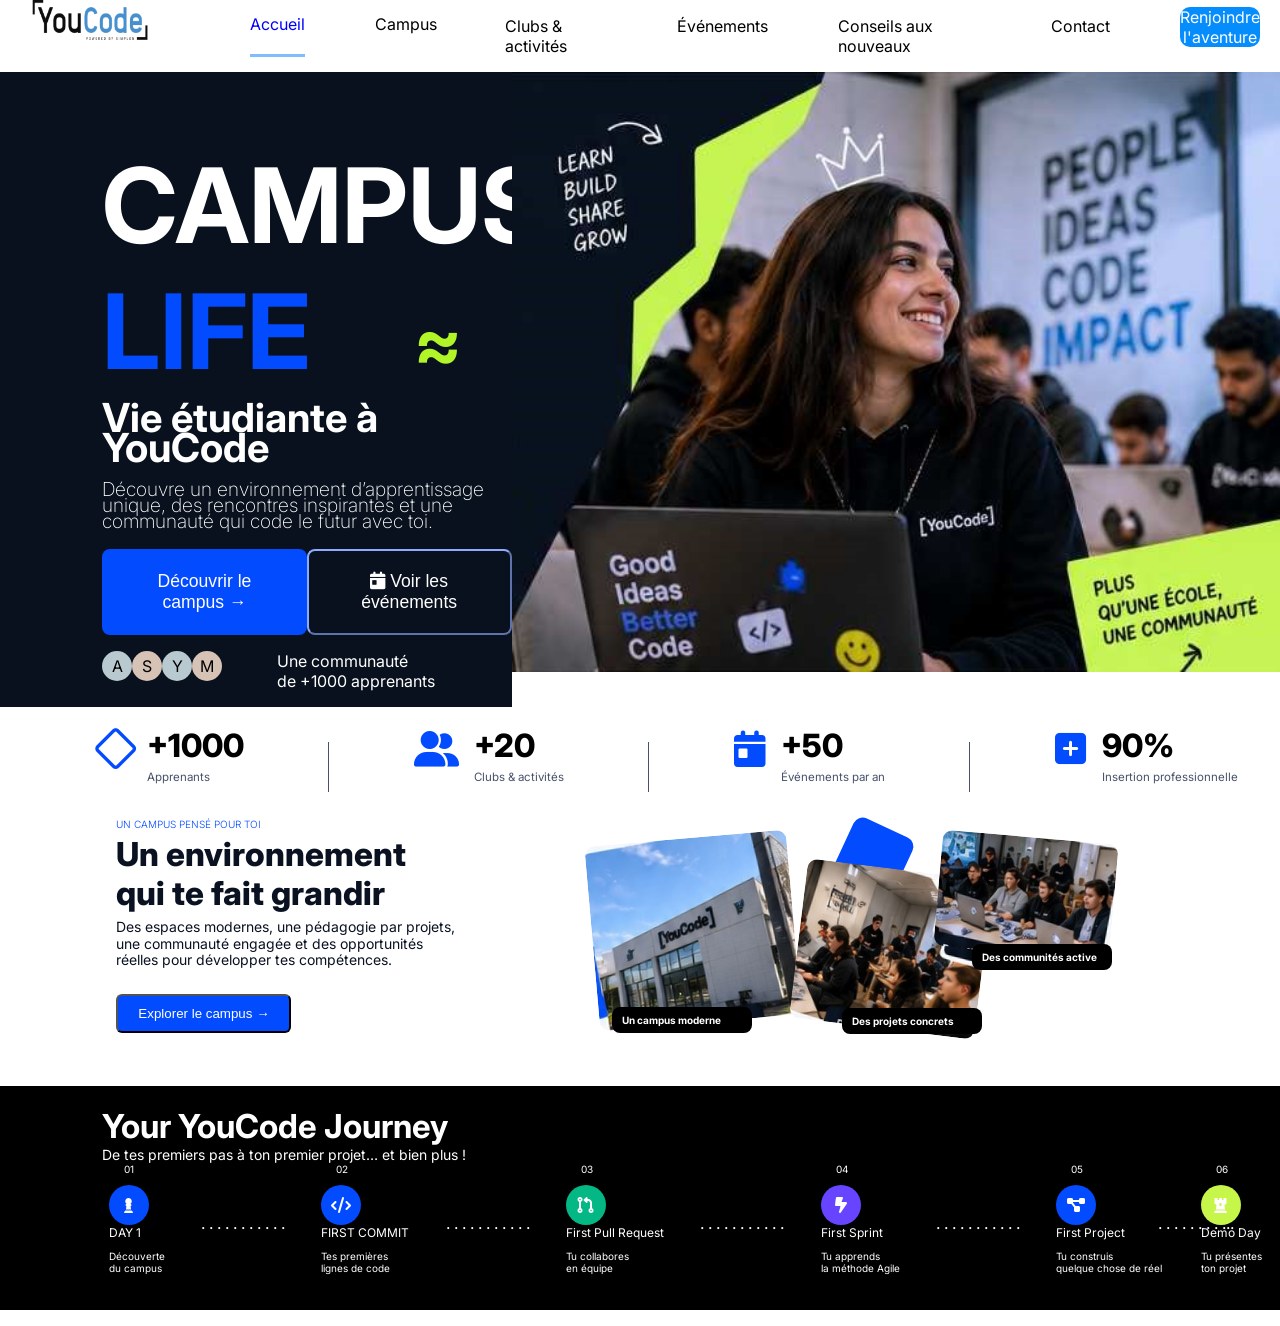
<file: index.html>
<!DOCTYPE html>
<html lang="en">
<head>
    <meta charset="UTF-8">
    <meta name="viewport" content="width=device-width, initial-scale=1.0">
    <title>Document</title>
    <link rel="preconnect" href="https://fonts.googleapis.com">
    <link rel="preconnect" href="https://fonts.gstatic.com" crossorigin>
    <link href="https://fonts.googleapis.com/css2?family=Inter:ital,opsz,wght@0,14..32,100..900;1,14..32,100..900&display=swap" rel="stylesheet">
    <link rel="stylesheet" href="https://cdnjs.cloudflare.com/ajax/libs/font-awesome/6.5.2/css/all.min.css">
    <link rel="stylesheet" href="index.css">
</head>
<body>
    <nav>
        <img src="\assets\logo.png" alt="Logo">
        <a href="index.html" id="loaded">Accueil</a>
        <a href="Campus.html">Campus</a>
        <p>Clubs & activités</p>
        <p>Événements</p>
        <p>Conseils aux nouveaux</p>
        <p>Contact</p>
        <a href="Inscription.html" class="button">Renjoindre l'aventure</a>
    </nav>
    <div id="full">
    <div class="hero">
        <div id="text_over_photo">
            <h1>CAMPUS<br><span id="bleu">LIFE <span id="yellow">≈</span></span></h1>
            <h2>Vie étudiante à YouCode</h2>
            <h3 id="weird">Découvre un environnement d’apprentissage unique,
des rencontres inspirantes et une communauté qui code
le futur avec toi.</h3>
             <section class="buttons">
                <button id="discover">Découvrir le campus →</button> 
                <button id="calender"><i class="fa-solid fa-calendar-day"></i>  Voir les événements</button>
             </section>
             <section id="text">
                <div id="cercles">
                    <p class="ciel">A</p>
                    <p class="orange">S</p>
                    <p class="ciel">Y</p>
                    <p class="orange">M </p>
                </div>
                <p id="hero_text"> Une communauté <br>de +1000 apprenants</p>

             </section>
        </div>    
        <img src="/assets/hero.jpg" alt="photo of a student">
    </div>
    <article id="stats">
        <div class="box">
            <div><h2><span class="color"><i class="fa-regular fa-square"></i></span></div>
                <div class="organ">
            <span class="num"><br>  +1000</span><span class="word"><br>Apprenants</span></h2></div>
        </div>
        <p></p>
         <div class="box">
            <div><h2><span class="color"><i class="fa-solid fa-user-group"></i></span></div>
                <div class="organ">
            <span class="num"><br> +20</span><span class="word"><br>Clubs & activités</span></h2></div>
        </div>
            <p></p>
         <div class="box">
            <div><h2><span class="color"><i class="fa-solid fa-calendar-day"></i></span></div>
                <div class="organ">
            <span class="num">  <br>+50</span><span class="word"><br>Événements par an</span></h2></div>
        </div>
            <p></p>
         <div class="box">
            <div><h2><span class="color"><i class="fa-solid fa-square-plus"></i></span></div>
                <div class="organ">
            <span class="num"> <br>  90%</span><span class="word"><br>Insertion professionnelle</span></h2></div>
        </div>
    </article>

    <article class="description">
            <div class="writing">
                <h3>UN CAMPUS PENSÉ POUR TOI</h3>
                <h2>Un environnement<br>qui te fait grandir</h2>
                <h4>Des espaces modernes, une pédagogie par projets,<br>une communauté engagée et des opportunités <br>réelles pour développer tes compétences.</h4> 
                <button class="explore">Explorer le campus →</button>       
            </div>
            <div class="pics">
                <img id="school" src="\assets\school.jpg" alt="photo of the school">
                <img id="class" src="\assets\class.jpg" alt="photo of students in class">
                <img id="class2" src="/assets/class2.jpg" alt="phot of students in class">
                <p class="black" id="tag1">Un campus moderne</p>
                <p class="black" id="tag2">Des projets concrets</p>
                <p class="black" id="tag3">Des communités active</p>

                <p id="square"></p>
            </div>
    </article>

    <article class="journey">
        <h2>Your YouCode Journey</h2>
        <h3>De tes premiers pas à ton premier projet… et bien plus !</h3>
        <div id="steps">
            <div id="numbers">
                
                
                
                
                
                
            </div>
            <div id="logos">
                <div class="boxing"><p class="p1">01</p><i class="fa-solid fa-chess-pawn logo1 des"  ></i>
                <div class="des">
                    <h3>DAY 1</h3>
                    <p>Découverte <br>du campus</p>
                </div></div>
                <p>. . . . . . . . . . .</p>
                <div class="boxing"><p class="p2">02</p><i class="fa-solid fa-code logo2 des" ></i>
                <div class="des">
                    <h3>FIRST COMMIT</h3>
                    <p>Tes premières<br>lignes de code </p>
                </div></div>
                <p class="stupid"> . . . . . . . . . . .</p>
                <div class="boxing"><p class="p3">03</p><i class="fa-solid fa-code-pull-request logo3" ></i>
                <div class="des">
                    <h3>First Pull Request</h3>
                    <p>Tu collabores<br>en équipe </p>
                </div></div>
                <p>. . . . . . . . . . .</p>
                <div class="boxing"><p class="p4">04</p><i class="fa-solid fa-bolt-lightning logo4" ></i>
                <div class="des">
                  <h3>First Sprint</h3>
                    <p>Tu apprends<br>la méthode Agile</p>  
                </div></div>
                <p class="stupid">. . . . . . . . . . .</p>
                <div class="boxing"><p class="p5">05</p><i class="fa-solid fa-diagram-project logo5" ></i>
                <div class="des">
                    <h3>First Project</h3>
                    <p>Tu construis<br>quelque chose de réel </p>
                </div></div>
                <p class="why">. . . . . . . . ...</p>
                <div class="boxing problem"><p class="p6">06</p>
                <i class="fa-solid fa-chess-rook logo6"></i>
                <div class="des">
                    <h3>Demo Day</h3>
                    <p>Tu présentes<br>ton projet</p>
                </div>
            </div>
            </div>
           
        </div>
        <p class="mpt"></p>
    </article>

    <section class="events">
        <div class="prochaine">

        </div>
        <div class="talk">

        </div>
        <div class="hack">

        </div>
        <div class="clubs">
            
        </div>
    </section>
    
</body>
</html>
</file>
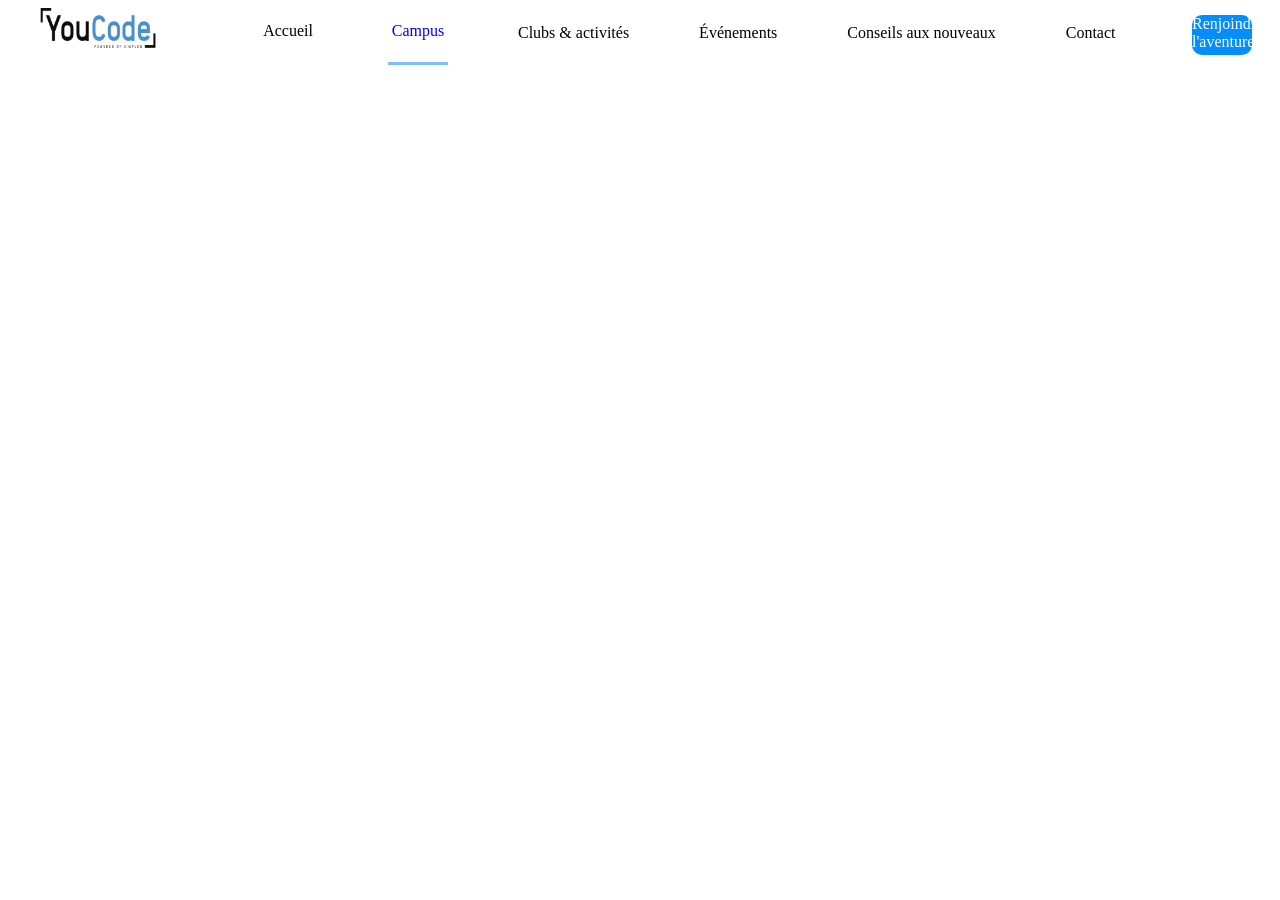
<file: Campus.html>
<!DOCTYPE html>
<html lang="en">
<head>
    <meta charset="UTF-8">
    <meta name="viewport" content="width=device-width, initial-scale=1.0">
    <title>Document</title>
    <link rel="stylesheet" href="campus.css">
</head>
<body>
    <nav>
        <img src="\assets\logo.png" alt="Logo">
        <a href="index.html" >Accueil</a>
        <a href="Campus.html" id="loaded">Campus</a>
        <p>Clubs & activités</p>
        <p>Événements</p>
        <p>Conseils aux nouveaux</p>
        <p>Contact</p>
        <a href="Inscription.html" class="button">Renjoindre l'aventure</a>
    </nav>
    
</body>
</html>
</file>
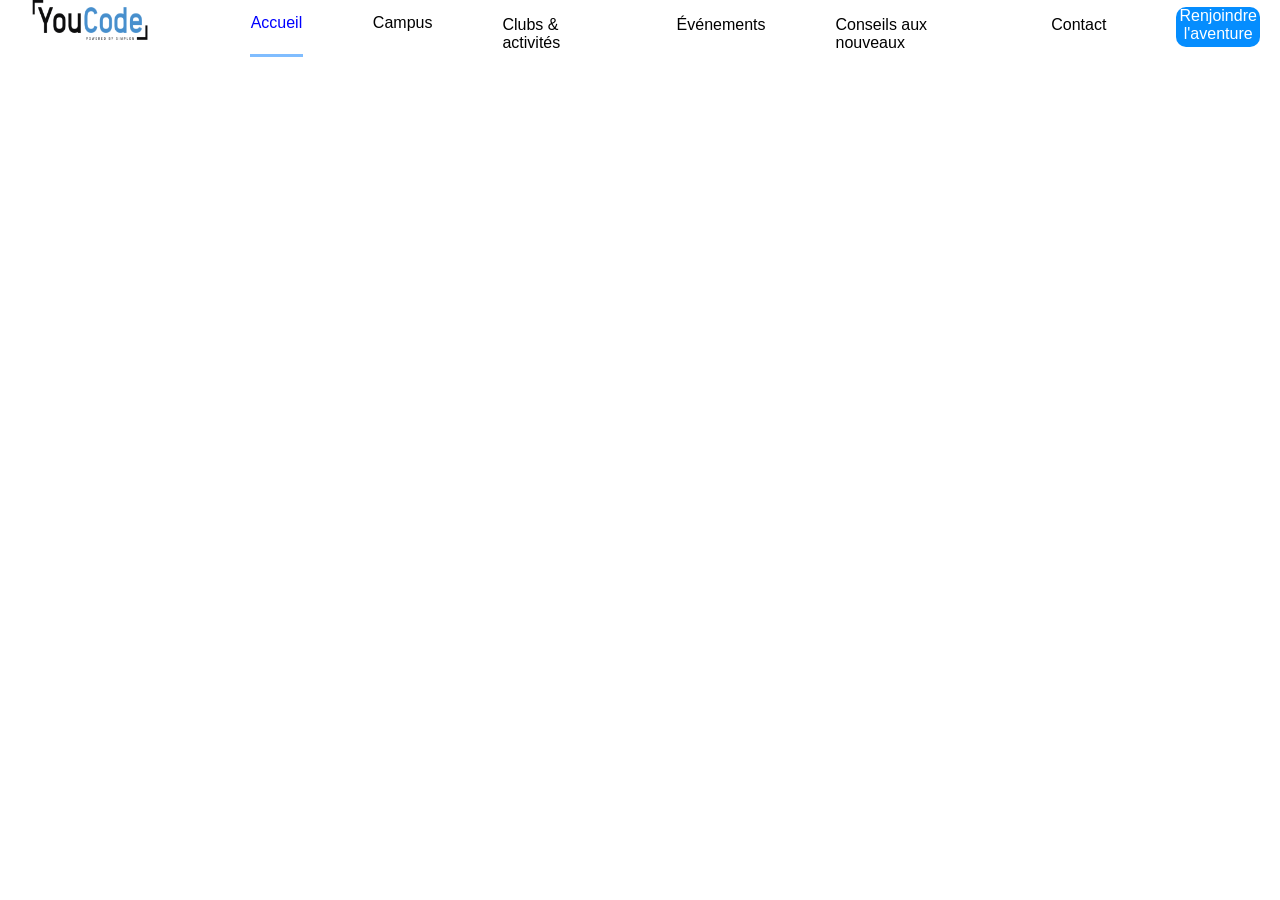
<file: Inscription.html>
<!DOCTYPE html>
<html lang="en">
<head>
    <meta charset="UTF-8">
    <meta name="viewport" content="width=device-width, initial-scale=1.0">
    <title>Document</title>
    <link rel="stylesheet" href="index.css">
</head>
<body>
    <nav>
        <img src="\assets\logo.png" alt="Logo">
        <a href="index.html" id="loaded">Accueil</a>
        <a href="Campus.html">Campus</a>
        <p>Clubs & activités</p>
        <p>Événements</p>
        <p>Conseils aux nouveaux</p>
        <p>Contact</p>
        <a href="Inscription.html" class="button">Renjoindre l'aventure</a>
    </nav>
    
</body>
</html>
</file>
<file: index.css>
body {
  font-family: "Inter", sans-serif;
  margin: 0;
}
nav {
    display: flex;
    justify-content: space-between;   
    border: 3px; 
    border-color: green;
    gap: 70px;
}
nav img{
    width: 150px;
    height: 40px;
    padding-left: 15px;
    padding-right: 15px;

}

a {
    text-decoration: none;
    color: black;
    width: 60px;
    height: 40px;
    margin-top: 14px;
    text-align: center;
}

.button {
    background-color: rgb(5, 141, 254);
    color: white;
    border-radius: 10px;
    margin-top: 7px;
    margin-right: 20px;
    margin-left: auto;
    text-align: center;
    width: 95px;
}

#loaded {
    color: blue;
    border-bottom: 3px solid rgb(128, 189, 255) ;
}

.hero{
    display: flex;
    justify-content: start;
    gap: 0px;
}
#text_over_photo {
    width: 100%;
    background-color: rgba(8, 17, 29, 1);
}
.hero img{
    width: 100%;
    height: 600px;
}
h1 {
    font-size: 650%;
    color: white;
    margin-left: 20%;
}
h1 span {
    color: rgba(3, 75, 255, 1);
}
#yellow {
    color: rgb(177, 245, 40);
    margin-left: 20%;
    font-size: 70%;
}

#text_over_photo h2 {
    margin-top: -60px;
    font-size: 250%;
    line-height: 75%;
    color: white;
    margin-left: 20%;
}
#weird {
    margin-top: -16px;
    font-size: 120%;
    line-height: 85%;
    font-weight: 200;
    color: white;
    margin-left: 20%;
}

.buttons{
    display: flex;
    justify-content: space-between;
}

#discover {
    margin-left: 20%;
    padding: 20px 40px 20px 40px;
    background-color: rgba(3, 75, 255, 1);
    border: 0;
    border-radius: 8px;
    color: white;
    font-size: 110%;
}

#calender {
    padding: 20px 40px 20px 40px;
    background-color: rgba(8, 17, 29, 1);
    border-color: rgba(142, 171, 255, 1);
    border-radius: 8px;
    color: white;
    font-size: 110%;
}
#text{
    display: flex;
    justify-content: first;
}
#cercles {
    display: flex;
    justify-content:start;
    gap: 5px;
    margin-left: 20%;
}
#cercles p {
    height: 30px;
    width: 30px;
    border-radius: 50%;
    margin-right: -5px;
    text-align: 8px;
    display: flex;
    justify-content: center;   
    align-items: center;       
    text-align: center;
}

.orange {
    background-color: rgba(215, 195, 182, 1);
}

.ciel {
    background-color: rgba(184, 201, 207, 1);
}

#hero_text  {
    color: white;
    margin-left: 60px;
}

#stats {
    margin-left:4.5%;
    display: flex;
    justify-content: space-around;
    gap: 0px;
}

#stats h2{
    color: black;
}

.fa-regular {
    transform: rotate(45deg);
}
.color {
    color: rgba(3, 75, 255, 1);
    font-size: 150%;
    text-align: center;
    font-weight: 500;
}

.num {
    font-size: 200%;
    font-weight: 800;
    margin-left: 10px;
    margin-top: -10px;
}

.word {
    font-size: 72%;
    color: rgba(71, 82, 106, 1);
}
#stats p{
    height: 50px;
    margin-top: 35px;
    border-left: 1px solid rgba(71, 82, 106, 1);
    padding: 0px
}


.box {
    display: flex;
    justify-content: space-between;
    gap: 15px;
}

.organ {
    margin-top: -20px;
}

.description {
    display: flex;
    justify-content: space-between;
    gap: 0px;
}
.writing{
    width: 100%;
}

.pics {
    width: 120%;
    
}

.writing h3{
    font-size: 10px;
    line-height: 120%;
    color: rgba(3, 75, 255, 1);
    font-weight: 300;
    margin-left: 20%;
    padding-bottom: 0px;
    margin-bottom: 0px;
}

.writing h2{
    color: rgba(10, 18, 34, 1);
    font-size: 33px;
    line-height: 120%;
    font-weight: 800;
    margin-left: 20%;
    padding-top: 5px;
    margin-top: 0px;
    margin-bottom: 0px;
}

.writing h4{
    color: rgba(10, 18, 34, 1);
    font-size: 14px;
    line-height: 120%;
    font-weight: 400;
    margin-left: 20%;
    padding-top: 5px;
    margin-top: 0px;
    margin-bottom: 0px;
}

.explore {
    margin-left: 20%;
    background-color: rgba(3, 75, 255, 1);
    color: white;
    padding: 10px 20px;
    border-radius: 6px;
    margin-top: 25px;
    margin-bottom: 25px;
}

#school {
    transform: rotate(-5deg);
    width: 202px;
    height: 185px;
    border-radius: 10px;
    top: 30px;
    position: relative;
    z-index: 2;
    margin-left: 10px;
}

#class {
    transform: rotate(7deg);
    width: 186px;
    height: 160px;
    border-radius: 10px;
    top: 36px;
    position: relative;
    z-index: 2;
}

#class2 {
    transform: rotate(5deg);
    width: 176px;
    height: 116px;
    border-radius: 10px;
    top: -40px;
    position: relative;
    z-index: 2;
    margin-left: -50px;
}

.black{
    padding: 7px 10px;
    background-color: black;
    color: white;
    width: 120px;
    font-size: 10px;
    font-weight: 700;
    border-radius: 8px;
    position: relative;
    z-index: 3;
}

#tag1{
    margin-left: 30px;
    
}

#tag2{
    margin-left: 260px;
    margin-top: -35px;
}

#tag3{
    margin-left: 390px;
    margin-top: -100px;
}

#square{
    transform: rotate(25deg);
    height: 65px;
    width: 65px;
    background-color: rgba(3, 75, 255, 1);
    border-radius: 10px;
    position: relative;
    z-index: 1;
    margin-left: 259px;
    margin-top: -155px
    
}

.journey{
    background-color: black;
    color: white;
}

.journey h2 { 
    font-size: 33px;
    margin-left: 8%;
    padding-top: 20px;
    padding-bottom: 0px;
    margin-bottom: 0px;
}

.journey h3{
    margin-top: 0px;
    padding-top: 0px;
    margin-left: 8%;
    font-size: 14px;
    font-weight: 400;
    margin-bottom: 0px;
    padding-bottom: 0px;
}

#steps {
    margin-left: 8%;
}
#numbers {

    display: flex;
    margin-left: 2%;
    justify-content: space-between;
    
}

#numbers p{
}
.p1, .p2, .p3, .p4, .p5, .p6{
    margin-left: 15px;margin-top: 0px;
    padding-top: 0px;
    font-size: 10px;
    font-weight: 400;
    padding: auto 10px;
}
#logos {
    display: flex;
    margin-left: -1%;
    justify-content: space-evenly;
    align-items: center;
    
}

#logos i{
    display: flex;
    height: 40px;
    width: 40px;
    border-radius: 50%;
    text-align: center;
    justify-content: center;
    align-items: center;
}

.logo1,.logo2,.logo5 {
    background-color: rgba(3, 75, 255, 1);
} 

.logo3 {
    background-color: rgba(4, 184, 134, 1);
}

.logo4{
    background-color: rgba(103, 68, 255, 1);
}
.logo6 {
    background-color: rgba(199, 246, 74, 1);
}



#logos {
    display: flex;
    justify-content: space-around;
    gap: 0px;
}

.des h3{
    font-size: 12px;
    margin: 0px;
}

.des p{
    font-size: 10px;
    font-weight: 400;
}
.des {
    display: flex;
    flex-direction: column;
    justify-content: space-between;
}

.boxing {
    display: flex;
    flex-direction: column;
    justify-content: space-between;
}
.why{
    margin-left: -40px;
}

.problem {
    margin-left: -70px;
}

.mpt {
    display: block;
    height: 10px;
}
</file>
<file: campus.css>
nav {
    display: flex;
    justify-content: space-between;   
    border: 3px; 
    border-color: green;
    gap: 70px;
}
nav img{
    width: 150px;
    height: 40px;
    padding-left: 15px;
    padding-right: 15px;

}

a {
    text-decoration: none;
    color: black;
    width: 60px;
    height: 40px;
    margin-top: 14px;
    text-align: center;
}

.button {
    background-color: rgb(5, 141, 254);
    color: white;
    border-radius: 10px;
    margin-top: 7px;
    margin-right: 20px;
    margin-left: auto;
}

#loaded {
    color: blue;
    border-bottom: 3px solid rgb(128, 189, 255) ;
}
</file>
